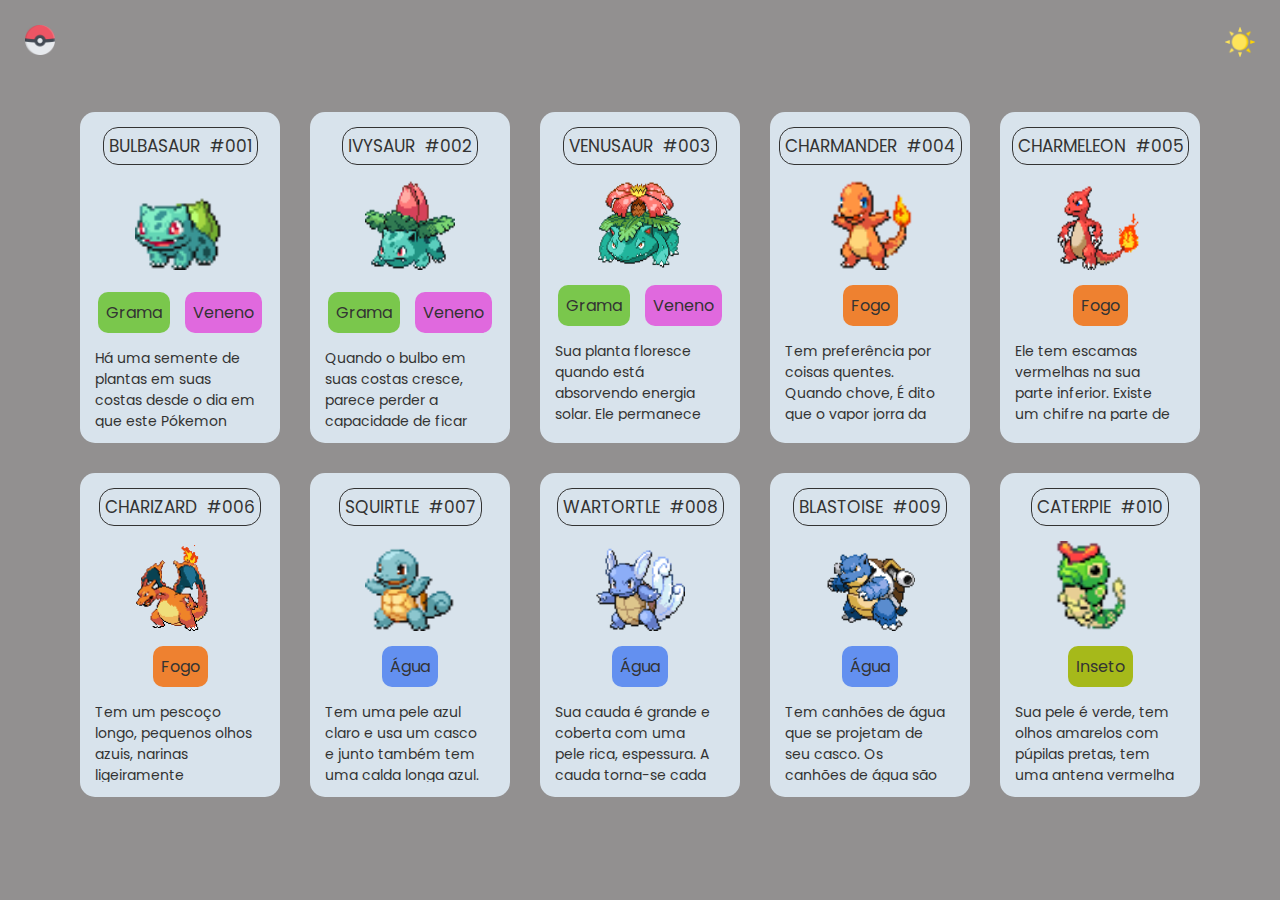
<file: index.html>
<!DOCTYPE html>
<html lang="en">

<head>
    <meta charset="UTF-8">
    <meta http-equiv="X-UA-Compatible" content="IE=edge">
    <meta name="viewport" content="width=device-width, initial-scale=1.0">
    <title>Pokédex</title>

    <link rel="preconnect" href="https://fonts.googleapis.com">
    <link rel="preconnect" href="https://fonts.gstatic.com" crossorigin>
    <link href="https://fonts.googleapis.com/css2?family=Poppins:wght@500&display=swap" rel="stylesheet">

    <link rel="stylesheet" href="./src/css/reset.css">
    <link rel="stylesheet" href="./src/css/estilos.css">
    <link rel="stylesheet" href="./src/css/scrollbar.css">
</head>

<body>
    <header>
        <a href="https://www.pokemon.com/br/">
            <img src="./src/imagens/pokeball.png" alt="pokebola-logo" class="logo">
        </a>
        <button id="botao-alterar-tema">
            <img src="./src/imagens/sun.png" alt="imagem-do-sol" class="imagem-botao">
        </button>
    </header>
    <main>
        <ul class="listagem-pokemon">
            <li class="cartao-pokemon">
                <div class="informacoes">
                    <span>Bulbasaur</span>
                    <span>#001</span>
                </div>
            
           <a href="./bulbassauro.html"><img src="./src/imagens/bulbasaur.gif" alt="bulbasaur" class="gif"></a>
                <ul class="tipos">
                    <li class="tipo grama">Grama</li>
                    <li class="tipo veneno">Veneno</li>
                </ul>

                <p class="descricao">Há uma semente de plantas em suas costas desde o dia em que este Pókemon nasce. A
                    semente cresced lentamente.</p>
            </li>

            <li class="cartao-pokemon">
                <div class="informacoes">
                    <span>Ivysaur</span>
                    <span>#002</span>
                </div>

            <a href="./Ivysaur.html"><img src="./src/imagens/ivysaur.gif" alt="ivysaur" class="gif"></a>
                <ul class="tipos">
                    <li class="tipo grama">Grama</li>
                    <li class="tipo veneno">Veneno</li>
                </ul>

                <p class="descricao">Quando o bulbo em suas costas cresce, parece perder a capacidade de ficar de pé em
                    suas patas traseiras.</p>
            </li>

            <li class="cartao-pokemon">
                <div class="informacoes">
                    <span>Venusaur</span>
                    <span>#003</span>
                </div>

                <img src="./src/imagens/venusaur.gif" alt="venusaur" class="gif">
                <ul class="tipos">
                    <li class="tipo grama">Grama</li>
                    <li class="tipo veneno">Veneno</li>
                </ul>

                <p class="descricao">Sua planta floresce quando está absorvendo energia solar. Ele permanece em
                    movimento para buscar a luz solar.</p>
            </li>

            <li class="cartao-pokemon">
                <div class="informacoes">
                    <span>Charmander</span>
                    <span>#004</span>
                </div>

                <img src="./src/imagens/charmander.gif" alt="charmander" class="gif">
                <ul class="tipos">
                    <li class="tipo fogo">Fogo</li>
                </ul>

                <p class="descricao">Tem preferência por coisas quentes. Quando chove, É dito que o vapor jorra da ponta
                    de sua cauda.</p>
            </li>

            <li class="cartao-pokemon">
                <div class="informacoes">
                    <span>Charmeleon</span>
                    <span>#005</span>
                </div>

                <img src="./src/imagens/charmeleon.gif" alt="charmeleon" class="gif">
                <ul class="tipos">
                    <li class="tipo fogo">Fogo</li>
                </ul>

                <p class="descricao">Ele tem escamas vermelhas na sua parte inferior. Existe um chifre na parte de trás
                    da cabeça. Ele tem olhos verdes e um focinho comprido.</p>
            </li>

            <li class="cartao-pokemon">
                <div class="informacoes">
                    <span>Charizard</span>
                    <span>#006</span>
                </div>

                <img src="./src/imagens/charizard.gif" alt="charizard" class="gif">
                <ul class="tipos">
                    <li class="tipo fogo">Fogo</li>
                </ul>

                <p class="descricao">Tem um pescoço longo, pequenos olhos azuis, narinas ligeiramente levantadas e duas
                    estruturas semelhantes a chifres saindo da parte de trás de sua cabeça retangular.</p>
            </li>

            <li class="cartao-pokemon">
                <div class="informacoes">
                    <span>Squirtle</span>
                    <span>#007</span>
                </div>

                <img src="./src/imagens/squirtle.gif" alt="squirtle" class="gif">
                <ul class="tipos">
                    <li class="tipo agua">Água</li>
                </ul>

                <p class="descricao">Tem uma pele azul claro e usa um casco e junto também tem uma calda longa azul.</p>
            </li>

            <li class="cartao-pokemon">
                <div class="informacoes">
                    <span>Wartortle</span>
                    <span>#008</span>
                </div>

                <img src="./src/imagens/wartortle.gif" alt="wartortle" class="gif">
                <ul class="tipos">
                    <li class="tipo agua">Água</li>
                </ul>

                <p class="descricao">Sua cauda é grande e coberta com uma pele rica, espessura. A cauda torna-se cada
                    vez mais profunda em cor com a idade de Wartortle. Os arranhões na seu casco são provas de
                    resistência deste Pokémon como um combatente.</p>
            </li>

            <li class="cartao-pokemon">
                <div class="informacoes">
                    <span>Blastoise</span>
                    <span>#009</span>
                </div>

                <img src="./src/imagens/blastoise.gif" alt="blastoise" class="gif">
                <ul class="tipos">
                    <li class="tipo agua">Água</li>
                </ul>

                <p class="descricao">Tem canhões de água que se projetam de seu casco. Os canhões de água são muito
                    precisos. Eles podem disparar balas de água com uma precisão suficiente para atacar latas vazias de
                    uma distância de mais de 160 pés.</p>
            </li>

            <li class="cartao-pokemon">
                <div class="informacoes">
                    <span>Caterpie</span>
                    <span>#010</span>
                </div>

                <img src="./src/imagens/caterpie.gif" alt="caterpie" class="gif">
                <ul class="tipos">
                    <li class="tipo inseto">Inseto</li>
                </ul>

                <p class="descricao">Sua pele é verde, tem olhos amarelos com púpilas pretas, tem uma antena vermelha e
                    tem uma "boca" verde. Tem quatro pequenas patas amarelas e em seu corpo, existem vários círculos
                    amarelos e na ponta de sua calda tem uma espécie de chocalho.</p>
            </li>
        </ul>
    </main>

    <script src="./src/js/index.js"></script>
</body>

</html>
</file>
<file: src/css/estilos.css>
body {
    font-family: 'Poppins', sans-serif;
    max-width: 1280px;
    margin: 0 auto;
    background-color: #5e5b5bad;
    color: #333333;
}

body.modo-escuro {
    background-color: #212121;
    color: #f5f5f5;
}

header {
    display: flex;
    justify-content: space-between;
    padding: 25px;
}

header .logo,
header .imagem-botao {
    width: 30px;
}

header #botao-alterar-tema {
    background: none;
    border: none;
}

header .logo:hover,
.imagem-botao:hover {
    transform: scale(1.15);
    cursor: pointer;
    transition: 0.2s ease-in-out;
}

main {
    padding: 25px;
}

main .listagem-pokemon {
    display: flex;
    flex-wrap: wrap;
    gap: 30px;
    justify-content: center;
}

main .cartao-pokemon {
    background-color: #d8e3ec;
    width: 200px;
    padding: 15px;
    display: flex;
    flex-direction: column;
    align-items: center;
    gap: 15px;
    border-radius: 15px;
    transition: 0.2s ease-in-out;
}

main .cartao-pokemon:hover {
    transform: scale(1.10);
    background-color: #69d9d6;
    color: #333333;
}

.modo-escuro .cartao-pokemon {
    background-color: #a8a8a8;
}

main .cartao-pokemon .informacoes {
    display: flex;
    justify-content: space-between;
    border: 1px solid #333333;
    border-radius: 15px;
}

main .cartao-pokemon .informacoes span {
    padding: 5px;
    text-transform: uppercase;
    font-size: 17px;
}

main .cartao-pokemon .gif {
    width: 90px;
    height: 90px;
}

main .cartao-pokemon .tipos {
    display: flex;
    gap: 15px;

}

main .cartao-pokemon .tipo {
    padding: 8px;
    border-radius: 10px;
}

.grama {
    background-color: #7ac74c;
}

.veneno {
    background-color: #df67ddfb;
}

.fogo {
    background-color: #ee8130;
}

.agua {
    background-color: #6390f0;
}

.inseto {
    background-color: #a6b91a;
}

main .descricao {
    max-height: 80px;
    overflow-y: scroll;
    font-size: 14px;
    padding-right: 10px;
}

main .gif:hover {
    transform: scale(1.10);
    cursor: pointer;
    background-color: #a6b91a;
    border-radius: 15%;
}
</file>
<file: src/css/scrollbar.css>
/* ===== Scrollbar CSS ===== */

*::-webkit-scrollbar {
    width: 12px;
}

*::-webkit-scrollbar-track {
    background: #f1e9e9;
}

*::-webkit-scrollbar-thumb {
    background-color: #582965;
    border-radius: 10px;
    border: 3px solid #ffffff;
}
</file>
